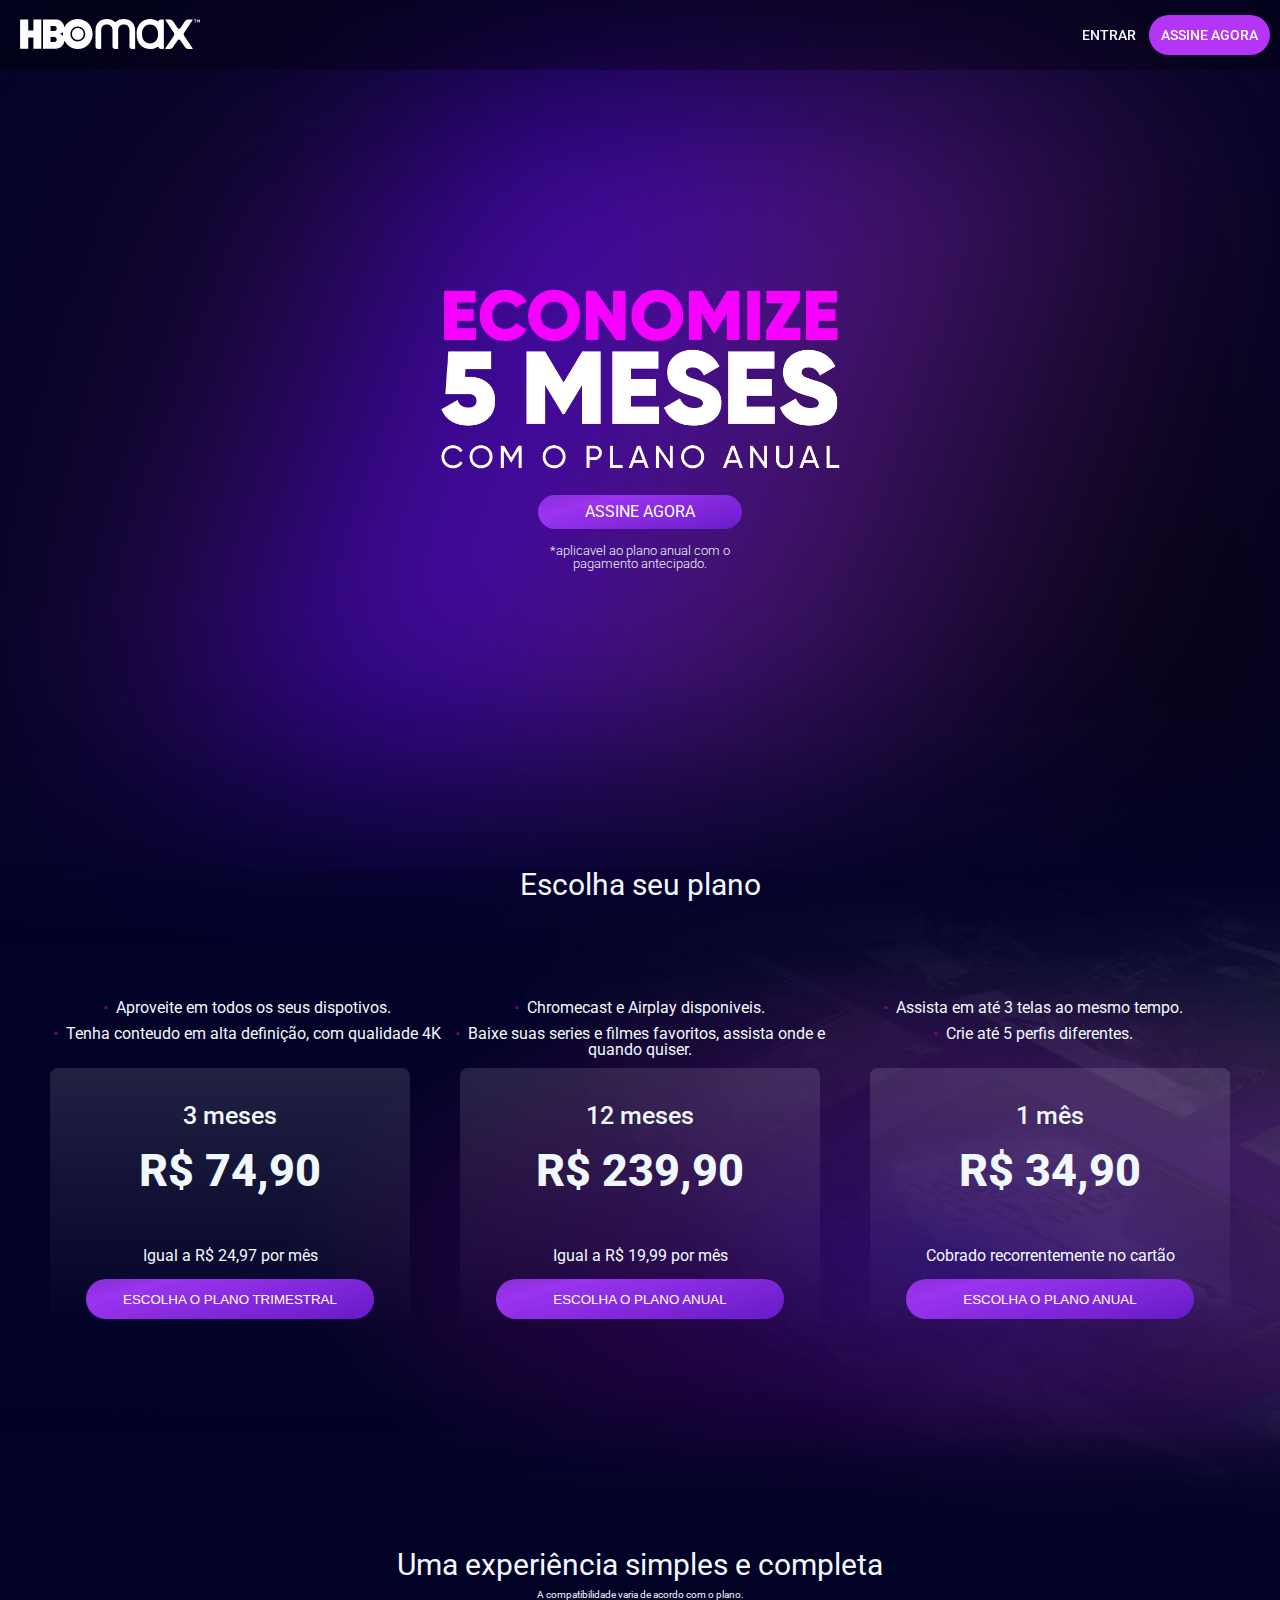
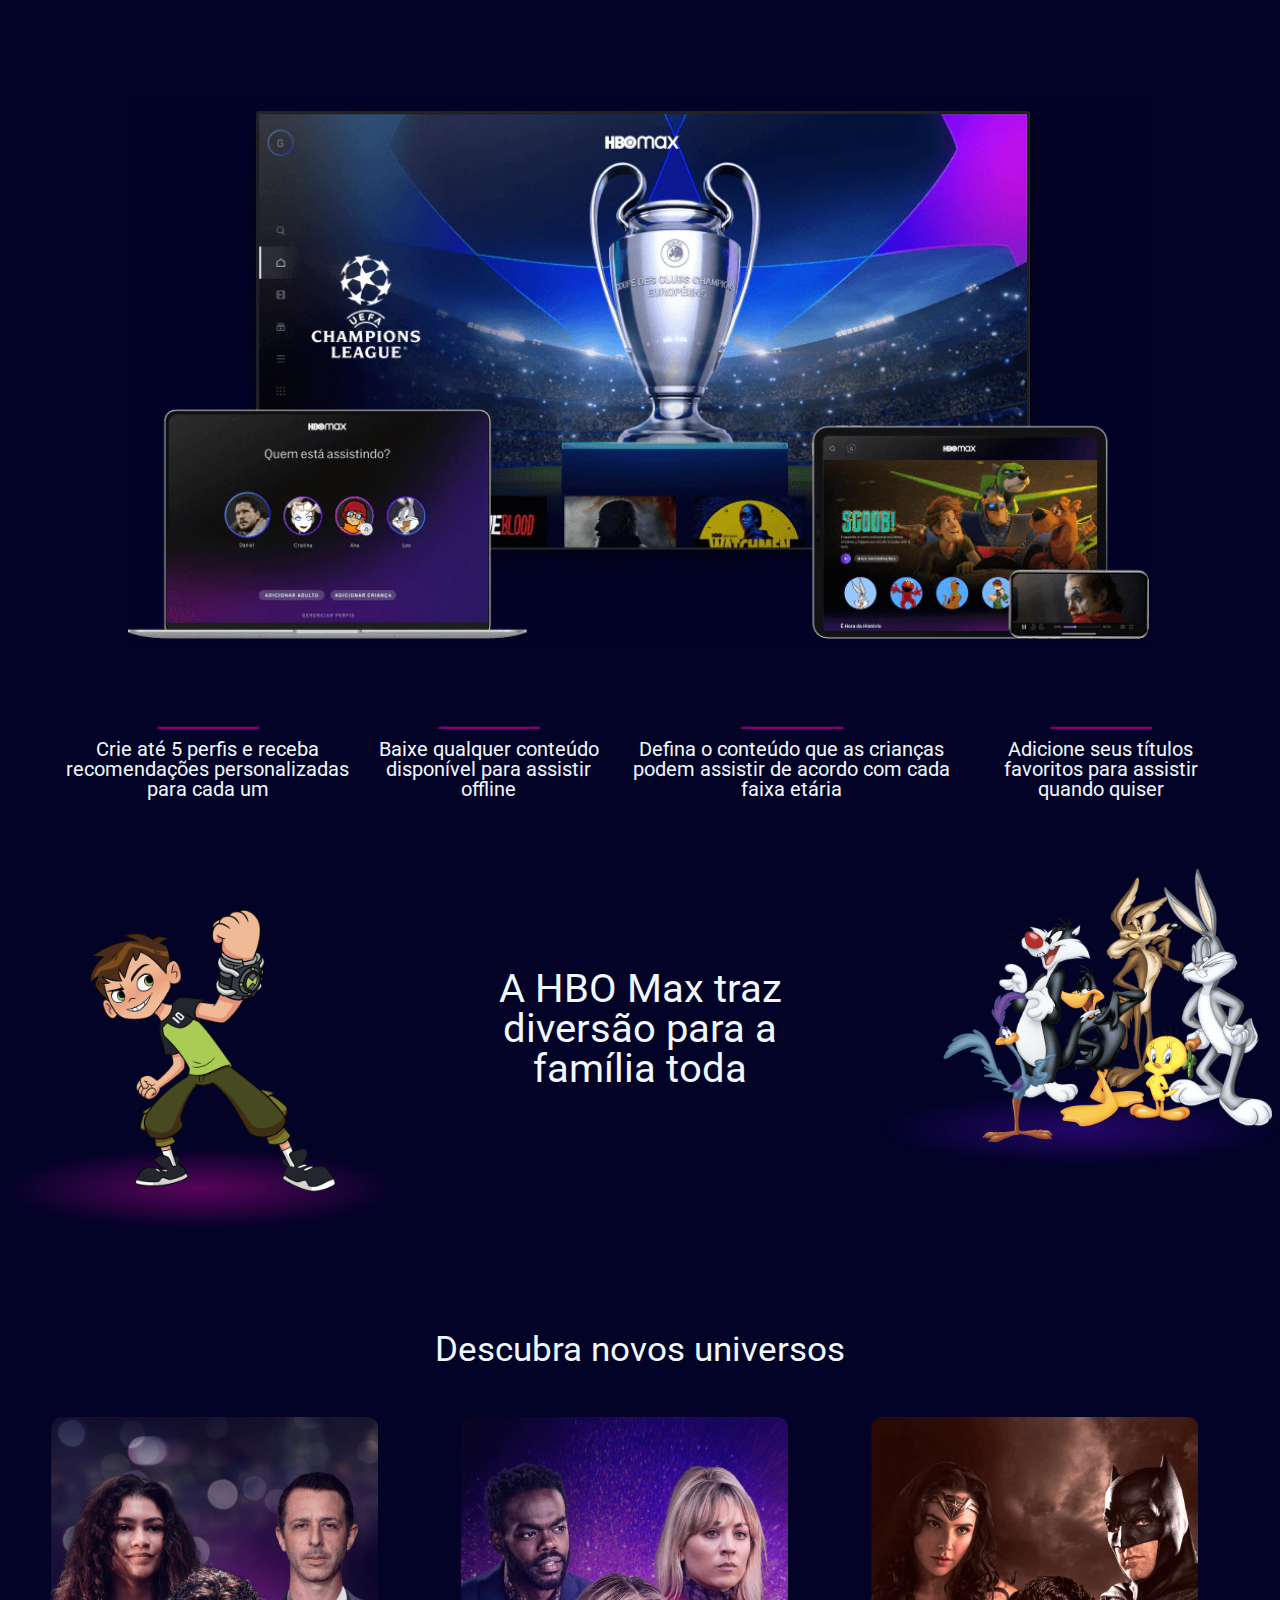
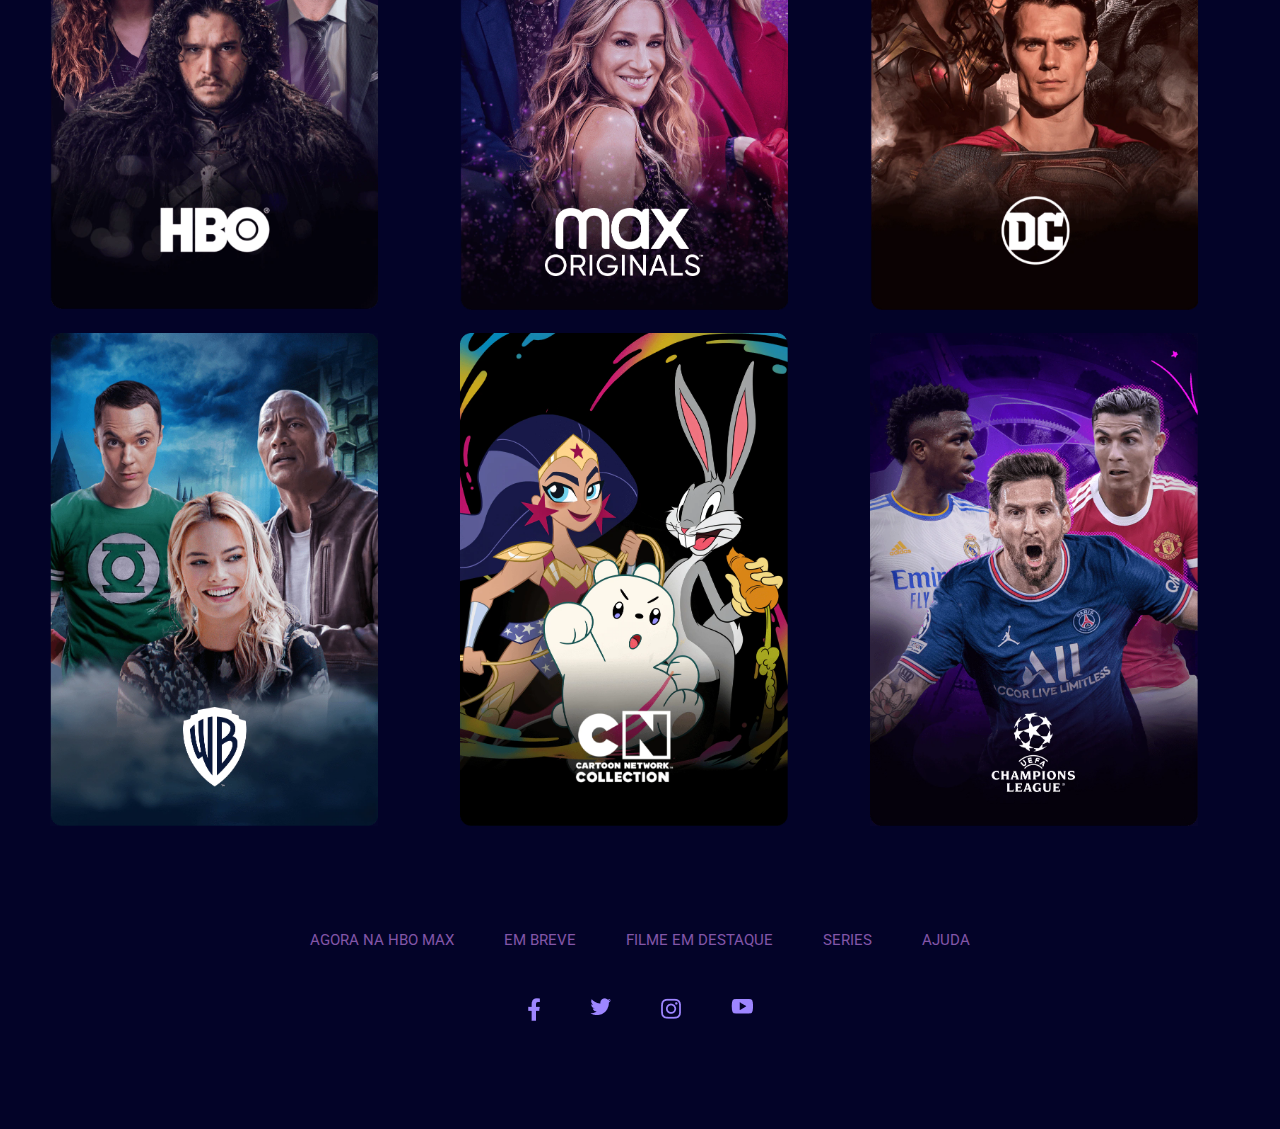
<file: index.html>
<!DOCTYPE html>
<html lang="en">
<head>
    <meta charset="UTF-8">
    <meta http-equiv="X-UA-Compatible" content="IE=edge">
    <meta name="viewport" content="width=device-width, initial-scale=1.0">
    <title>HBOMax</title>
    <link rel="stylesheet" href="assets/css/index.css">
</head>
<body>
    <header>
        <figure>
            <img src="assets/images/main/hbo-logo.svg" alt="Menu HboMax" />
        </figure>
        <div>
            <a href="singIn.html">ENTRAR</a>
            <a id="headplan" href="singIn.html">ASSINE AGORA</a>
        </div>
    </header>
    <main>
        <div id="intro">
            <div id="animation">
                    
            </div>
            <div id="in">
                <figure>
                    <img src="assets/images/main/anual.png" alt="Obtenha 5 gratis com o planos anual" />
                </figure>
                <a class="assination" href="#">ASSINE AGORA</a>
                <h6>*aplicavel ao plano anual com o pagamento antecipado.</h6>
            </div>
        </div>
        <div id="plan">
            <h2>Escolha seu plano</h2>
            <div id="plan-select">

                <ul>
                    <li>Aproveite em todos os seus dispotivos.</li>
                    <li>Tenha conteudo em alta definição, com qualidade 4K</li>
                </ul>
                <ul>
                    <li>Chromecast e Airplay disponiveis.</li>
                    <li>Baixe suas series e filmes favoritos, assista onde e quando quiser.</li>
                </ul>
                <ul>
                    <li>Assista em até 3 telas ao mesmo tempo.</li>
                    <li>Crie até 5 perfis diferentes.</li>
                </ul>
            </div>
            <div id="plans">
                <div class="cards-flex">
                    <div class="cards-plan">
                        <h3>3 meses</h3>
                        <h2>R$ 74,90</h2>
                        <p>Igual a R$ 24,97 por mês</p>
                        <button class="assination">ESCOLHA O PLANO TRIMESTRAL</button>
                    </div>
                </div>
                <div class="cards-flex">
                    <div id="year" class="cards-plan">
                        <h3>12 meses</h3>
                        <h2>R$ 239,90</h2>
                        <p>Igual a R$ 19,99 por mês</p>
                        <button class="assination">ESCOLHA O PLANO ANUAL</button>
                    </div>
                </div>
                <div class="cards-flex">
                    <div class="cards-plan">
                        <h3>1 mês</h3>
                        <h2>R$ 34,90</h2>
                        <p>Cobrado recorrentemente no cartão</p>
                        <button class="assination">ESCOLHA O PLANO ANUAL</button>
                    </div>
                </div>
            </div>
        </div>
        <div id="experience">
            <h2>Uma experiência simples e completa</h2>
            <p>A compatibilidade varia de acordo com o plano.</p>
            <figure>
                <img src="assets/images/main/br_devices_trophy.webp" alt="Assistindo onde e quanto quiser">
            </figure>
            <div id="caract">
                <div class="car">
                    <hr>
                    <h3>Crie até 5 perfis e receba recomendações personalizadas para cada um</h3>
                </div>
                <div class="car">
                    <hr>
                    <h3>Baixe qualquer conteúdo disponível para assistir offline</h3>
                </div>
                <div class="car">
                    <hr>
                    <h3>Defina o conteúdo que as crianças podem assistir de acordo com cada faixa etária</h3>
                </div>
                <div class="car">
                    <hr>
                    <h3>Adicione seus títulos favoritos para assistir quando quiser</h3>
                </div>
            </div>
        </div>
        <div id="cartoon">
            <figure>
                <img src="assets/images/main/ben10.png" alt="Ben 10 reboot">
            </figure>
            <h3>A HBO Max traz diversão para a família toda</h3>
            <figure>
                <img src="assets/images/main/fam_and_kids-looney_toons-img.png" alt="Looney toons desenho">
            </figure>
        </div>
        <h2 id="desc">Descubra novos universos</h2>
        <div id="channels">
            
                <div class="grid-cell">
                    <figure>
                        <img src="assets/images/channels/hbo-default_0.webp" alt="Series e series HBO" class="image1"/>
                        <img src="assets/images/channels/hbo-hover_0.webp" alt="Series e series HBO"  class="image2"/>
                    </figure>
                </div>
                <div class="grid-cell">
                    <figure>
                        <img src="assets/images/channels/MAX-Default.webp" alt="Series e series MAX" id="max" class="image1"/>
                        <img src="assets/images/channels/MAX-Hover.webp" alt="Series e series MAX" id="max" class="image2"/>
                    </figure>
                </div>
                <div class="grid-cell">
                    <figure>
                        <img src="assets/images/channels/DC_Default.webp" alt="Filmes e series DC" class="image1"/>
                        <img src="assets/images/channels/DC-Hover.webp" alt="Filmes e series DC" class="image2"/>
                    </figure>
                </div>
                <div class="grid-cell">
                    <figure>
                        <img src="assets/images/channels/WB-Default.webp" alt="Filmes e series WarnerBros" class="image1"/>
                        <img src="assets/images/channels/WB-Hover.webp" alt="Filmes e series WarnerBros" class="image2"/>
                    </figure>
                </div>
                <div class="grid-cell">
                    <figure>
                        <img src="assets/images/channels/CN-Default.webp" alt="desenhos da cartoon network"  class="image1"/>
                        <img src="assets/images/channels/CN-Hover.png" alt="desenhos da cartoon network"  class="image2"/>
                    </figure>
                </div>
                <div class="grid-cell">
                    <figure>
                        <img src="assets/images/channels/UCL-Default.webp" alt="Chapions league" class="last-image"/>
                        <img src="assets/images/channels/UCL-Default.webp" alt="Chapions league" class="image2"/>
                    </figure>
                </div>
            
        </div>
    </main>
    <footer>
        <div class="footer-text">
            <a>AGORA NA HBO MAX</a>
            <a>EM BREVE</a>
            <a>FILME EM DESTAQUE</ha>
            <a>SERIES</a>
            <a>AJUDA</a>
        </div>
        <div class="social">
            <figure>
                <img src="assets/images/social-midia/fb_0.png" alt="facebook" class="facebook"/>
            </figure>
            <figure>
                <img src="assets/images/social-midia/twitter_0.png" alt="twitter" class="twitter"/>
            </figure>
            <figure>
                <img src="assets/images/social-midia/instagram_0.png" alt="instagran" />
            </figure>
            <figure>
                <img src="assets/images/social-midia/youtube_0.png" alt="youtube" />
            </figure>
        </div>
    </footer>
</body>
</html>
</file>
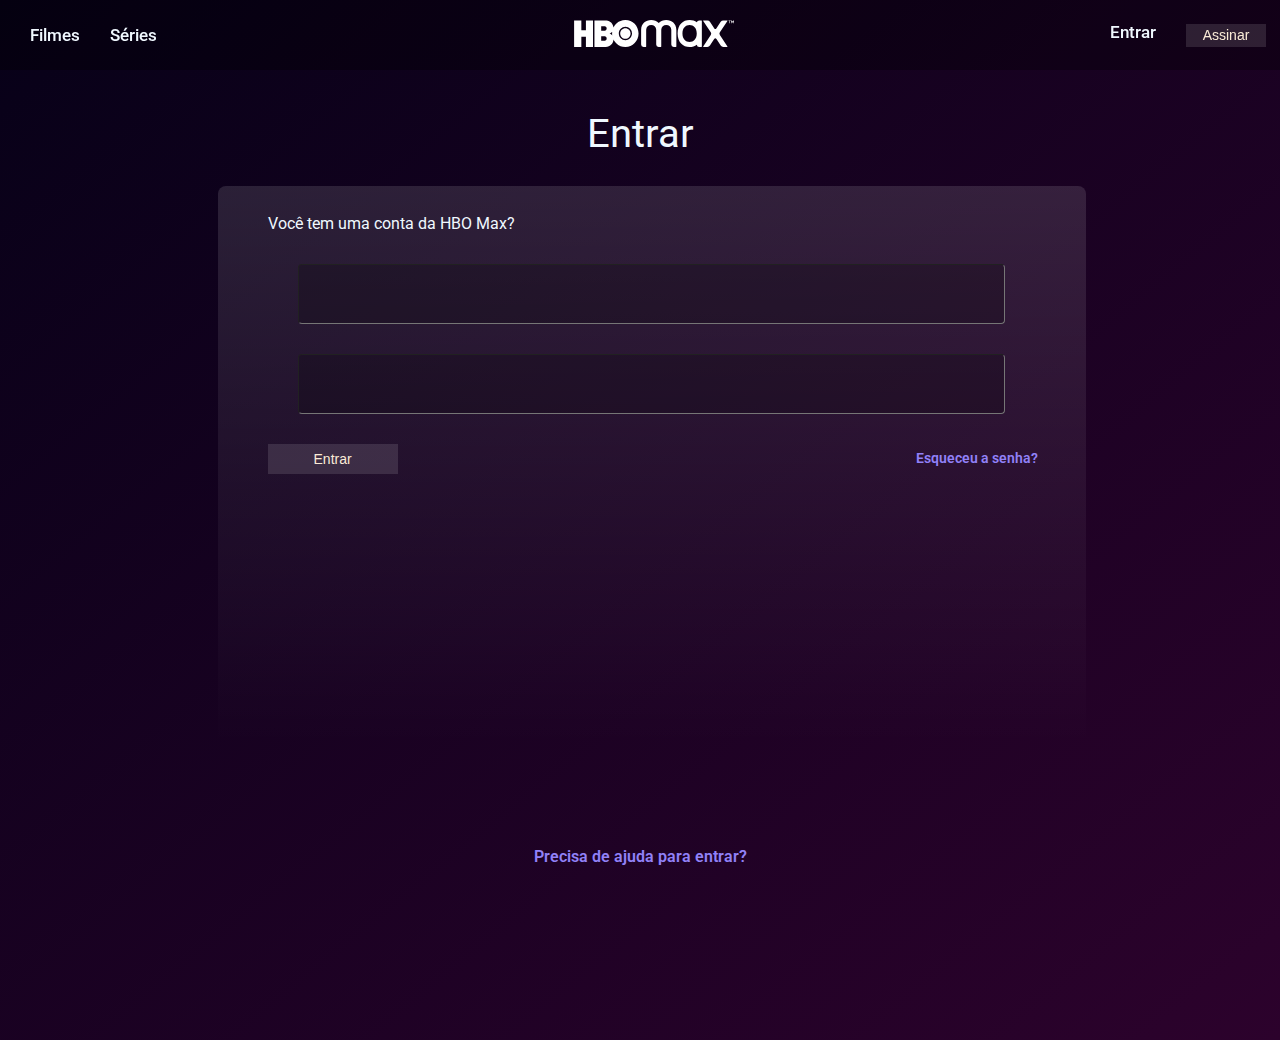
<file: singIn.html>
<!DOCTYPE html>
<html lang="en">
<head>
    <meta charset="UTF-8">
    <meta http-equiv="X-UA-Compatible" content="IE=edge">
    <meta name="viewport" content="width=device-width, initial-scale=1.0">
    <title>Document</title>
    <link rel="stylesheet" href="assets/css/singIn.css">
</head>
<body>
    <header>
        <div class="headplan">
            <h3>Filmes</h3>
            <h3>Séries</h3>
        </div>
        <figure>
            <img src="assets/images/main/hbo-logo.svg" alt="Hbomax Logo">
        </figure>
        <div class="headplan">
            <h3>Entrar</h3>
            <button>Assinar</button>
        </div>
    </header>
    <main>
        <h2 >Entrar</h2>
        <div id="login">
            <h4>Você tem uma conta da HBO Max?</h4>
            <form name="signup" autocomplete="on" method="POST" >
            <input type="text" name="login" id="email"/><br>
            <input type="password" name="password"/><br>
            <button type="reset" id="singin">Entrar</button><h5 class="h">Esqueceu a senha?</h5><br>
            </form>
        </div>
        <h5>Precisa de ajuda para entrar?</h5>
    </main>
</body>
</html>
</file>
<file: assets/css/index.css>
@import url(reset.css);
@import url('https://fonts.googleapis.com/css2?family=Roboto:wght@100;300;500;700;900&display=swap');
body{
    display: grid;
    grid-template-columns: 1fr;
    grid-template-rows: 40px 300px 1fr 1fr 2fr 1fr 120px;
    grid-template-areas: 
    "header"
    "main"
    "main"
    "main"
    "main"
    "main"
    "footer";

    font-family: 'Roboto';
    color: aliceblue;
    background-color: #030328;
}



header{
    grid-area: header;
    display: flex;
    justify-content: space-between;
    align-items: center;
    position: fixed;
    flex-wrap: wrap;
    z-index: 9999;
    

    width: 100%;
    height: 70px;


    background-color: rgba(0,0,0,.3);
    font-family: 'Roboto';
    font-weight: 500;
    font-size: 14px;
}

header img {
    width: 180px;
    margin-left: 20px;
}

header a {
    text-decoration: none;
    color: aliceblue;
    text-align: center;
}

#headplan {
    
    background-color: rgb(181, 53, 246);
    color: rgb(255, 255, 255);
    border: 2px solid transparent;
    border-radius: 20px;
    padding: 10px;
    overflow: hidden;
    transition: all 0.5s ease 0s;
    margin-right: 10px;
    margin-left: 10px;
    
}

#headplan:hover {
    background-color: antiquewhite;
    color: black;
}

@media screen and (max-width: 580px) {
    header img {
        width: 120px;
        margin-left: 20px;
    }

    header {
        font-size: 12px;
    }
}

main {
    grid-area: main;
    margin-top: 30px;
    width: 100%;
}


#animation {
    position: absolute;
    z-index: -1;
    width: 100%;
    height: 700px;
    /* border-radius: 10%; */
    background: linear-gradient( -70deg, #000000 0%, #14072b 20%, #471570 40%, #4307ac 60%, #14072b 80%, transparent 100% );
    
    filter:blur(100px);
   animation: animated 5s infinite alternate;
}

@keyframes animated {
    0% {
        transform: translate(0%);
     
    
    }


    100% {
        transform: translate(-30%);
    }
}

#in {
    width: 100%;
    height: 500px;
    display: flex;
    flex-direction: column;
    justify-content: end;
    align-items: center;
}

.assination {
    display: flex;
    justify-content: center;
    align-items: center;
    background: linear-gradient(345deg, rgb(73, 12, 176) 0%, rgb(155, 52, 239) 33%, rgba(255, 255, 255, 0) 66%, rgba(255, 255, 255, 0) 100%) 99% 50% / 400% 400%;
    border: 2px solid transparent;
    color: rgb(255, 255, 255);
    overflow: hidden;
    transition: all 0.5s ease 0s;
    text-decoration: none;
    margin-top: 15px;
    margin-bottom: 15px;
    width: 200px;
    border-radius: 20px;
    height: 30px;
}

.assination:hover {
    background-position: 1% 50%;
    border: 2px solid rgb(198, 0, 255);
    color: rgb(255, 255, 255);
    transition: all 0.5s ease 0s;
    transition-duration: 0.5s;
    transition-timing-function: ease;
    transition-delay: 0s;
    transition-property: all;
}

#in h6{
    width: 220px;
    text-align: center;
    color: aliceblue;
    font-size: small;
    font-weight: 300;
}

main div figure img{
    width: 400px;
}

#plan {
    background-image: url(../images/main/background-movies-series.png);
    background-size: cover;
    display: flex;
    flex-wrap: wrap;
    flex-direction: column;
    text-align: center;
    margin-top: 300px;
    padding-left: 50px;
    padding-right: 50px;
    padding-bottom: 200px;

}

#plan-select {
    display: grid;
    grid-template-columns: 1fr 1fr 1fr;
    grid-template-rows: 1fr;
}


@media screen and (max-width: 990px) {
    #plans {        
        display: flex;
        flex-direction: column;
        flex-wrap: wrap;
    }
    #plan-select {        
        display: flex;
        flex-direction: column;
        flex-wrap: wrap;
    }
    #plan-select li{
        padding-bottom: 30px;
    }
    #caract {
        display: flex;
        flex-direction: column;
        justify-content: center;
        flex-wrap: wrap;
        padding: 70px 60px 70px 60px;
        gap: 20px;
        text-align: center;
        font-size: 20px;
    }
    #cartoon {
        display: flex;
        flex-direction: column !important;
        flex-wrap: wrap;
        align-items: center ;
        gap: 30px;
        
    }
}

#plan h2 {
    margin-bottom: 100px;
    font-size: 30px;
}

#plans {
    display: flex;
    flex-wrap: wrap;
    justify-content: center;

    gap: 50px;

}

ul li::before {
    content: "•";
    color: purple;
    margin-right: 0.5em;
}

li {
    padding-bottom: 10px;
    
}

.cards-flex {
    flex: 1;

}

.cards-plan {
    display: flex;
    flex-direction: column;
    justify-content: end !important;

    text-align: center;
    padding-top: 20px;
    border: 0px solid transparent;
    background: linear-gradient( 180deg, rgba(255, 255, 255, 0.12) 0%, rgba(255, 255, 255, 0) 100% );
    border-radius: 8px;
}

.cards-plan h3 {
    font-weight: 500;
    font-size: 25px;
    padding-top: 15px;
    padding-bottom: 20px;
}

.cards-plan h2 {
    font-weight: 800;
    font-size: 45px !important;
    height: 0;

}

.cards-plan button {
    margin-left: 10%;
    width: 80%;
    height: 40px;
    text-align: center;

}

#experience h2 {
    font-size: 30px;
    text-align: center;
    padding-bottom: 10px;
}

#experience p {
    font-size: 10px;
    text-align: center;
    padding-bottom: 100px;
}

#experience img{
    width: 80%;
    position: relative;
    right: -10%;
    z-index: -1;
}

#desc {
    padding-top: 100px;
    padding-bottom: 50px;
    text-align: center;
    font-size: 35px;
}

hr {
    height: 1px;
    border-color: purple;
    background-color: purple;
    width: 100px;
}

#caract {
    display: flex;
    flex-direction: row;
    justify-content: center;
    padding: 70px 60px 70px 60px;
    gap: 20px;
    text-align: center;
    font-size: 20px;
}
#cartoon {
    display: flex;
    flex-direction: row;
    justify-content: space-between;

}

#cartoon h3 {
 font-size: 40px;
    padding-top: 100px;
    text-align: center;
    width: 300px;
}

#channels {
    display: grid;
    grid-template-columns: 1fr 1fr 1fr;
    grid-template-rows: 1fr 1fr;
    grid-gap: 0;
    justify-content: center;
    padding-left: 50px;
    grid-row-gap: 20px;

}

#channels figure img{
    width: 80%;
}

.grid-cell {
    position: relative;
    
  }
  
  .grid-cell .image1,
  .grid-cell .image2 {
    position: absolute;
    top: 0;
    left: 0;
    transition: opacity 0.5s;
  }
  
  .grid-cell .image2 {
    opacity: 0;
  }
  
  .grid-cell:hover .image1 {
    opacity: 0;
  }
  
  .grid-cell:hover .image2 {
    opacity: 1;
  }





footer {
    grid-area: footer;
    display: flex;
    justify-content: center;
    flex-direction: column;
    width: 100%;
    height: 300px;
}

.footer-text{
    display: flex;
    flex-wrap: wrap;
    justify-content: center;
    gap: 50px;
    padding-bottom: 50px;
    color: #8356a8;
    font-size: 15px;
}

.footer-text a:hover{
    color: antiquewhite;
    cursor: pointer;
}

.social {
    display: flex;
    justify-content: center;
    gap: 50px;
    cursor: pointer;
}
</file>
<file: assets/css/singIn.css>
@import url(reset.css);
@import url('https://fonts.googleapis.com/css2?family=Roboto:wght@100;300;500;700;900&display=swap');

body {
    background-image: linear-gradient(to top left, rgb(44, 2, 44), rgb(7, 1, 24));
 
    display: grid;
    grid-template-columns: 1fr;
    grid-template-rows: 40px 1fr;
    grid-template-areas: 
    "header"
    "main";
    
    font-family: 'Roboto';
    color: aliceblue;
  }

header{
    grid-area: header;
    display: flex;
    justify-content: space-between;
    align-items: center;
    position: fixed;
    flex-wrap: wrap;
    z-index: 9999;
    padding-left: 30px;
   padding-right: 30px;
    width: 100%;
    height: 70px;
    background-color: rgba(0,0,0,.3);
    font-weight: 500;
    font-size: 17px;
}

.headplan {
    display: flex;
    flex-direction: row;
    flex-wrap: wrap;
    width: 200px;
    gap: 30px;
}

header img {
    width: 160px;
    position: relative;
    left: -1rem;
}

main {
    grid-area: main;
    text-align: center;
    height: 1000px;
    display: flex;
    flex-direction: column;
    flex-wrap: wrap;
    justify-content: center;
}

main h2 {
    padding-bottom: 2rem;
    position: relative;
    top: -10%;
    font-size: 40px;
}

#login {
    display: grid;
    grid-template-columns: 1fr;
    grid-template-rows: 3rem 1fr 1fr ;
    position: relative;
    left: 17%;
    top: -10%;
    flex-wrap: wrap;
    justify-content: start;
    
    width: 60%;
   
    padding-left: 50px;
    padding-right: 50px;
    border: 0px solid transparent;
    background: linear-gradient( 180deg, rgba(255, 255, 255, 0.12) 0%, rgba(255, 255, 255, 0) 100% );
    border-radius: 8px;
    gap: 30px;

}

#login h4 {
    text-align: start;
    padding-top: 30px;
}

input {
    /*--placeholderTextColor: rgba(255,255,255,0.7);*/
    align-self: center;
    background-color: rgba(0, 0, 0, 0.2);
    border-radius: 4px;
    border-width: 0.5px;
    color: rgb(255, 255, 255);
    height: 56px;
    padding-left: 12px;
    width: 90%;
    font-weight: 400;
    font-style: normal;
    font-size: 16px;
    letter-spacing: 0px;
}

#email {
    margin-bottom: 30px;
}

#singin{
    padding-top: 5px;
    display: flex;

    align-items: flex-start;
   justify-content: center;
margin-top: 30px;
    color: antiquewhite;
    width: 130px;
    height: 30px;
    background-color: rgba(255, 255, 255, 0.12);
    border: 0px solid black;
    line-height: 21px;
    box-sizing: border-box;
    font-size: 14px;
    letter-spacing: 0px;


}
button {

  




    color: antiquewhite;
    width: 80px;

    background-color: rgba(255, 255, 255, 0.12);
    border: 0px solid black;
    line-height: 21px;
    box-sizing: border-box;
    font-size: 14px;
    letter-spacing: 0px;
}
h5 {
    color: rgb(145, 129, 248);
font-size: 16px;
    font-weight: 600;
    font-style: normal;

    letter-spacing: 0px;
    line-height: 21px;
    opacity: 1;
}

.h{
    position: absolute;
    top: 16.4rem;
    right: 3rem;
    text-align: start;
    color: rgb(145, 129, 248);
font-size: 14px;
    font-weight: 600;
    font-style: normal;

    letter-spacing: 0px;
    line-height: 21px;
    opacity: 1;
}

@media screen and (max-width: 630px) {
    .headplan {
        display: none;
    }
}
</file>
